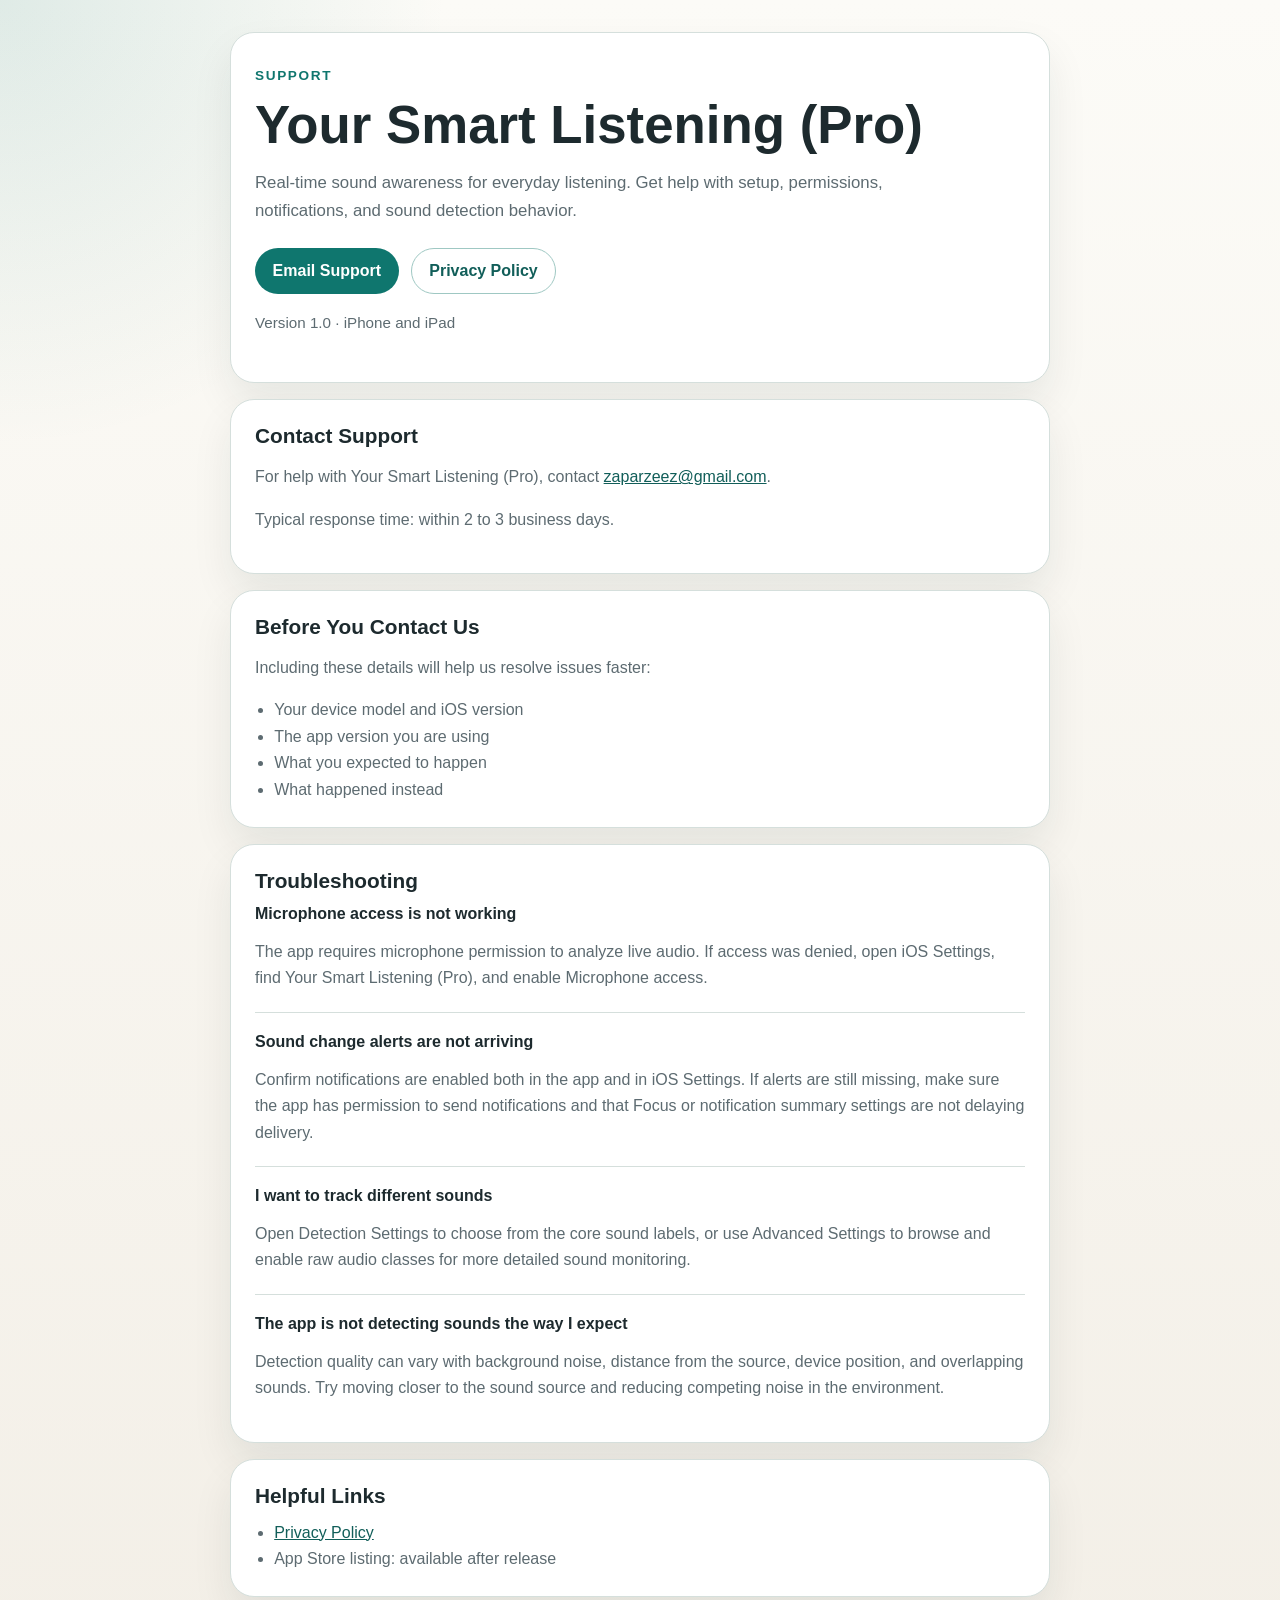
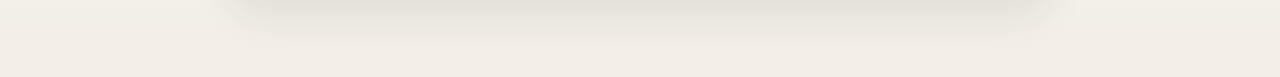
<file: index.html>
<!doctype html>
<html lang="en">
<head>
  <meta charset="utf-8">
  <meta name="viewport" content="width=device-width, initial-scale=1">
  <title>Your Smart Listening (Pro) Support</title>
  <meta
    name="description"
    content="Support for Your Smart Listening (Pro), including contact information, troubleshooting, and privacy details."
  >
  <meta name="theme-color" content="#0f766e">
  <link rel="icon" href="favicon.svg" type="image/svg+xml">
  <link rel="stylesheet" href="styles.css">
</head>
<body>
  <main class="page">
    <header class="hero card">
      <p class="eyebrow">Support</p>
      <h1>Your Smart Listening (Pro)</h1>
      <p class="lede">
        Real-time sound awareness for everyday listening. Get help with setup, permissions,
        notifications, and sound detection behavior.
      </p>
      <div class="actions">
        <a class="button" href="mailto:zaparzeez@gmail.com">Email Support</a>
        <a class="button button-secondary" href="privacy.html">Privacy Policy</a>
      </div>
      <p class="meta">Version 1.0 · iPhone and iPad</p>
    </header>

    <section class="card">
      <h2>Contact Support</h2>
      <p>
        For help with Your Smart Listening (Pro), contact
        <a href="mailto:zaparzeez@gmail.com">zaparzeez@gmail.com</a>.
      </p>
      <p>
        Typical response time: within 2 to 3 business days.
      </p>
    </section>

    <section class="card">
      <h2>Before You Contact Us</h2>
      <p>
        Including these details will help us resolve issues faster:
      </p>
      <ul>
        <li>Your device model and iOS version</li>
        <li>The app version you are using</li>
        <li>What you expected to happen</li>
        <li>What happened instead</li>
      </ul>
    </section>

    <section class="card">
      <h2>Troubleshooting</h2>

      <article class="faq">
        <h3>Microphone access is not working</h3>
        <p>
          The app requires microphone permission to analyze live audio. If access was denied,
          open iOS Settings, find Your Smart Listening (Pro), and enable Microphone access.
        </p>
      </article>

      <article class="faq">
        <h3>Sound change alerts are not arriving</h3>
        <p>
          Confirm notifications are enabled both in the app and in iOS Settings. If alerts are
          still missing, make sure the app has permission to send notifications and that Focus or
          notification summary settings are not delaying delivery.
        </p>
      </article>

      <article class="faq">
        <h3>I want to track different sounds</h3>
        <p>
          Open Detection Settings to choose from the core sound labels, or use Advanced Settings
          to browse and enable raw audio classes for more detailed sound monitoring.
        </p>
      </article>

      <article class="faq">
        <h3>The app is not detecting sounds the way I expect</h3>
        <p>
          Detection quality can vary with background noise, distance from the source, device
          position, and overlapping sounds. Try moving closer to the sound source and reducing
          competing noise in the environment.
        </p>
      </article>
    </section>

    <section class="card">
      <h2>Helpful Links</h2>
      <ul>
        <li><a href="privacy.html">Privacy Policy</a></li>
        <li>App Store listing: available after release</li>
      </ul>
    </section>
  </main>
</body>
</html>
</file>
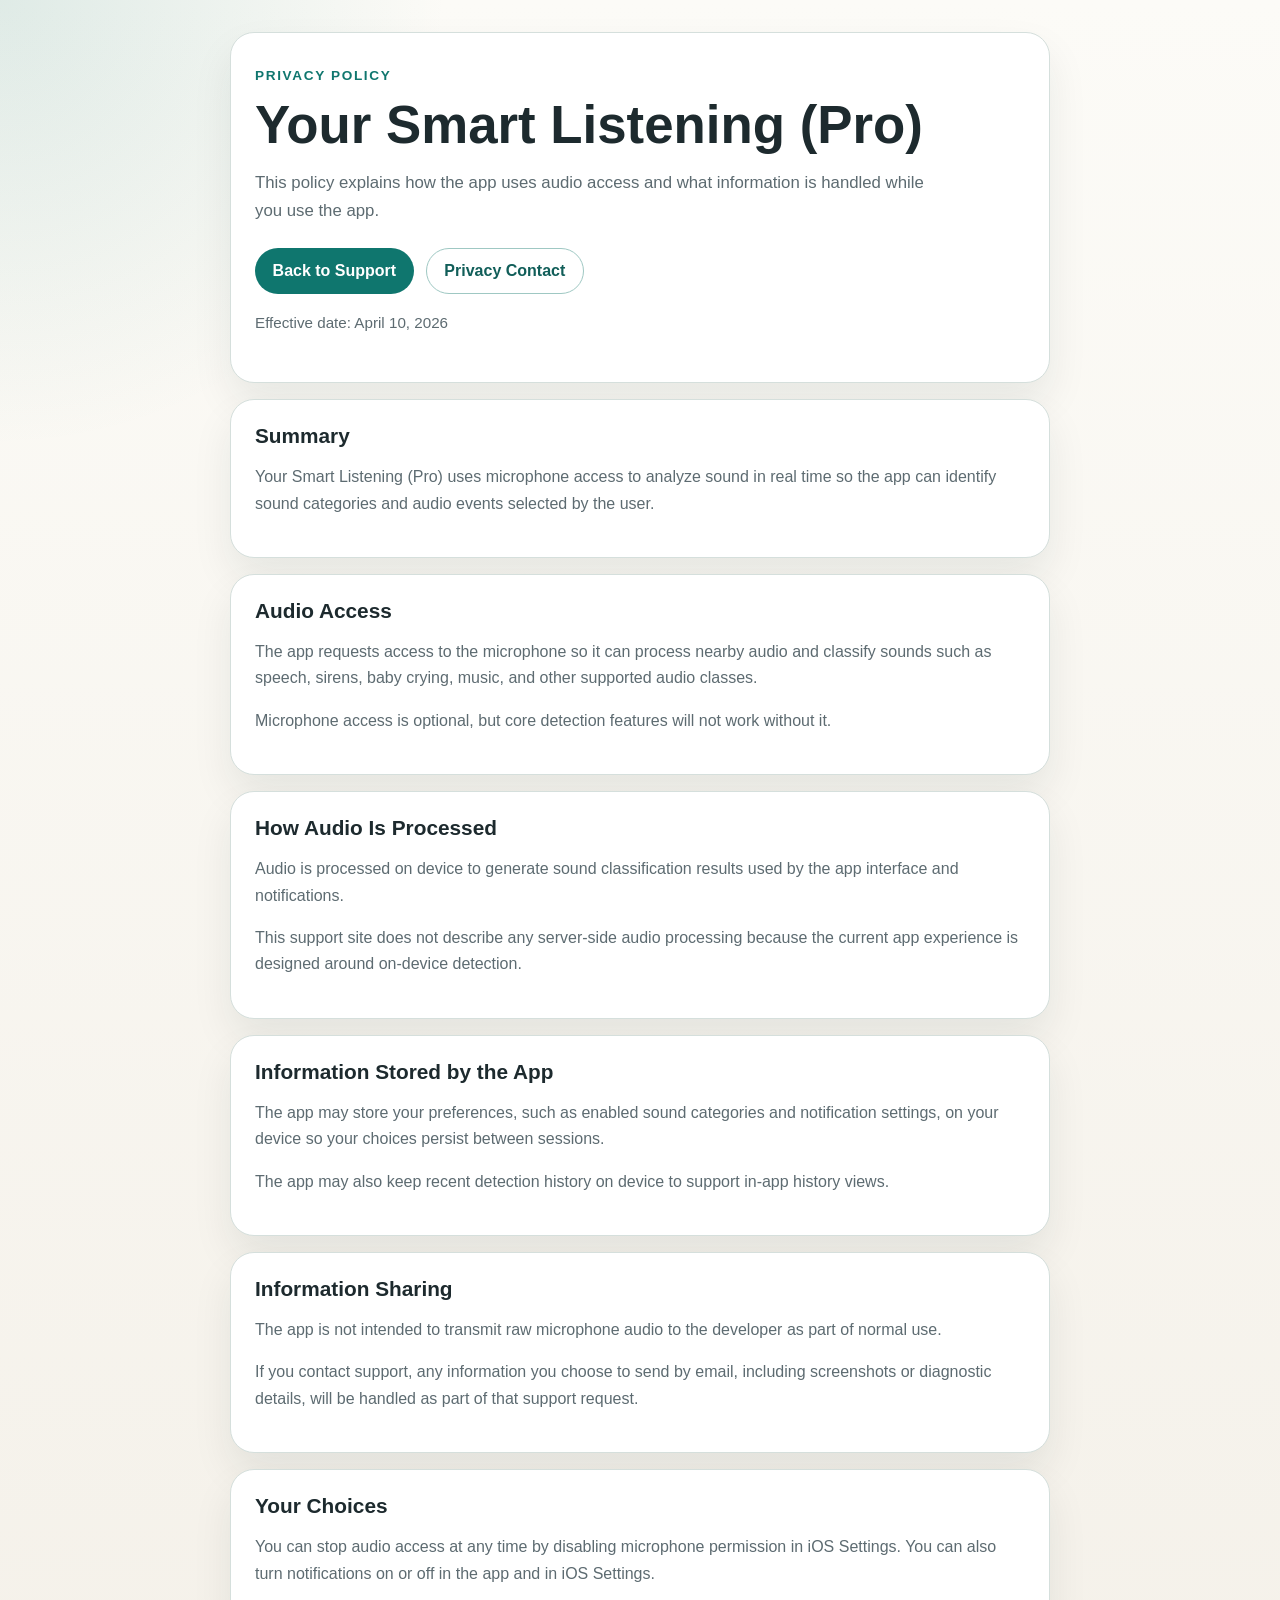
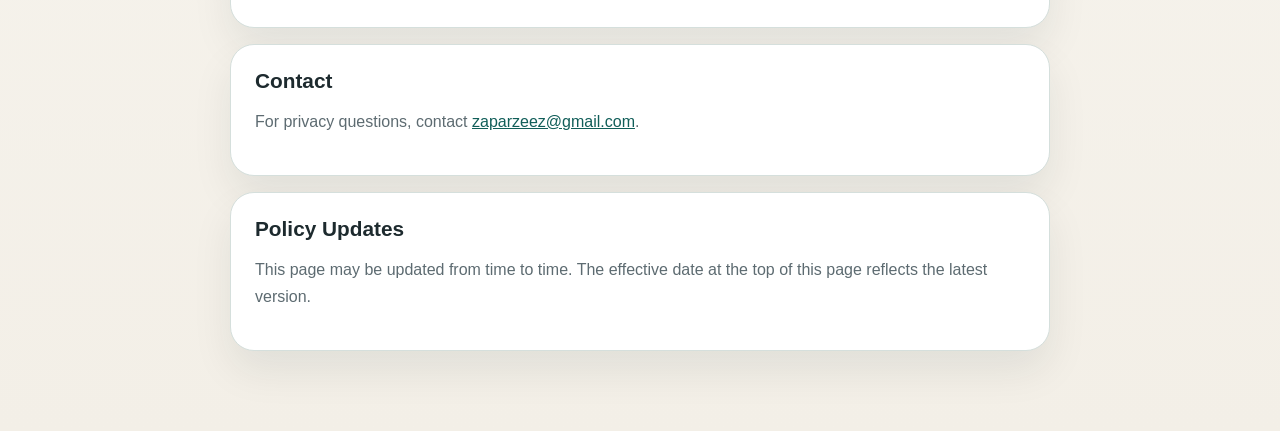
<file: privacy.html>
<!doctype html>
<html lang="en">
<head>
  <meta charset="utf-8">
  <meta name="viewport" content="width=device-width, initial-scale=1">
  <title>Your Smart Listening (Pro) Privacy Policy</title>
  <meta
    name="description"
    content="Privacy Policy for Your Smart Listening (Pro)."
  >
  <meta name="theme-color" content="#0f766e">
  <link rel="icon" href="favicon.svg" type="image/svg+xml">
  <link rel="stylesheet" href="styles.css">
</head>
<body>
  <main class="page">
    <header class="hero card">
      <p class="eyebrow">Privacy Policy</p>
      <h1>Your Smart Listening (Pro)</h1>
      <p class="lede">
        This policy explains how the app uses audio access and what information is handled while
        you use the app.
      </p>
      <div class="actions">
        <a class="button" href="index.html">Back to Support</a>
        <a class="button button-secondary" href="mailto:zaparzeez@gmail.com">Privacy Contact</a>
      </div>
      <p class="meta">Effective date: April 10, 2026</p>
    </header>

    <section class="card">
      <h2>Summary</h2>
      <p>
        Your Smart Listening (Pro) uses microphone access to analyze sound in real time so the app
        can identify sound categories and audio events selected by the user.
      </p>
    </section>

    <section class="card">
      <h2>Audio Access</h2>
      <p>
        The app requests access to the microphone so it can process nearby audio and classify
        sounds such as speech, sirens, baby crying, music, and other supported audio classes.
      </p>
      <p>
        Microphone access is optional, but core detection features will not work without it.
      </p>
    </section>

    <section class="card">
      <h2>How Audio Is Processed</h2>
      <p>
        Audio is processed on device to generate sound classification results used by the app
        interface and notifications.
      </p>
      <p>
        This support site does not describe any server-side audio processing because the current
        app experience is designed around on-device detection.
      </p>
    </section>

    <section class="card">
      <h2>Information Stored by the App</h2>
      <p>
        The app may store your preferences, such as enabled sound categories and notification
        settings, on your device so your choices persist between sessions.
      </p>
      <p>
        The app may also keep recent detection history on device to support in-app history views.
      </p>
    </section>

    <section class="card">
      <h2>Information Sharing</h2>
      <p>
        The app is not intended to transmit raw microphone audio to the developer as part of normal
        use.
      </p>
      <p>
        If you contact support, any information you choose to send by email, including screenshots
        or diagnostic details, will be handled as part of that support request.
      </p>
    </section>

    <section class="card">
      <h2>Your Choices</h2>
      <p>
        You can stop audio access at any time by disabling microphone permission in iOS Settings.
        You can also turn notifications on or off in the app and in iOS Settings.
      </p>
    </section>

    <section class="card">
      <h2>Contact</h2>
      <p>
        For privacy questions, contact
        <a href="mailto:zaparzeez@gmail.com">zaparzeez@gmail.com</a>.
      </p>
    </section>

    <section class="card">
      <h2>Policy Updates</h2>
      <p>
        This page may be updated from time to time. The effective date at the top of this page
        reflects the latest version.
      </p>
    </section>
  </main>
</body>
</html>
</file>
<file: styles.css>
:root {
  --bg: #f3efe7;
  --paper: #fffdf8;
  --paper-strong: #ffffff;
  --ink: #1d2a2e;
  --muted: #5d6b71;
  --line: #d5dfdc;
  --accent: #0f766e;
  --accent-strong: #115e59;
  --shadow: 0 20px 40px rgba(15, 35, 33, 0.08);
  --radius: 24px;
  --max: 820px;
}

* {
  box-sizing: border-box;
}

html {
  font-size: 16px;
}

body {
  margin: 0;
  font-family: "Avenir Next", Avenir, "Segoe UI", sans-serif;
  color: var(--ink);
  background:
    radial-gradient(circle at top left, rgba(15, 118, 110, 0.12), transparent 28rem),
    linear-gradient(180deg, #fcfbf7 0%, var(--bg) 100%);
}

a {
  color: var(--accent-strong);
}

.page {
  width: min(calc(100% - 2rem), var(--max));
  margin: 0 auto;
  padding: 2rem 0 4rem;
}

.card {
  background: var(--paper-strong);
  border: 1px solid var(--line);
  border-radius: var(--radius);
  box-shadow: var(--shadow);
  padding: 1.5rem;
  margin-bottom: 1rem;
}

.hero {
  padding: 2rem 1.5rem;
}

.eyebrow {
  margin: 0 0 0.75rem;
  font-size: 0.85rem;
  font-weight: 700;
  letter-spacing: 0.12em;
  text-transform: uppercase;
  color: var(--accent);
}

h1,
h2,
h3 {
  margin-top: 0;
}

h1 {
  margin-bottom: 0.75rem;
  font-size: clamp(2rem, 5vw, 3.3rem);
  line-height: 1;
}

h2 {
  margin-bottom: 0.75rem;
  font-size: 1.3rem;
}

h3 {
  margin-bottom: 0.5rem;
  font-size: 1rem;
}

p,
li {
  color: var(--muted);
  line-height: 1.65;
}

ul {
  margin: 0.75rem 0 0;
  padding-left: 1.2rem;
}

.lede {
  max-width: 42rem;
  font-size: 1.05rem;
}

.meta,
.note {
  font-size: 0.95rem;
}

.actions {
  display: flex;
  flex-wrap: wrap;
  gap: 0.75rem;
  margin: 1.5rem 0 1rem;
}

.button {
  display: inline-flex;
  align-items: center;
  justify-content: center;
  min-height: 2.85rem;
  padding: 0.8rem 1.1rem;
  border-radius: 999px;
  background: var(--accent);
  color: #ffffff;
  text-decoration: none;
  font-weight: 700;
}

.button:hover,
.button:focus-visible {
  background: var(--accent-strong);
}

.button-secondary {
  background: transparent;
  color: var(--accent-strong);
  border: 1px solid #9fc8c3;
}

.button-secondary:hover,
.button-secondary:focus-visible {
  background: rgba(15, 118, 110, 0.08);
}

.faq + .faq {
  margin-top: 1.25rem;
  padding-top: 1.25rem;
  border-top: 1px solid var(--line);
}

@media (max-width: 640px) {
  .page {
    width: min(calc(100% - 1rem), var(--max));
    padding-top: 1rem;
  }

  .card,
  .hero {
    padding: 1.25rem;
    border-radius: 20px;
  }
}
</file>
